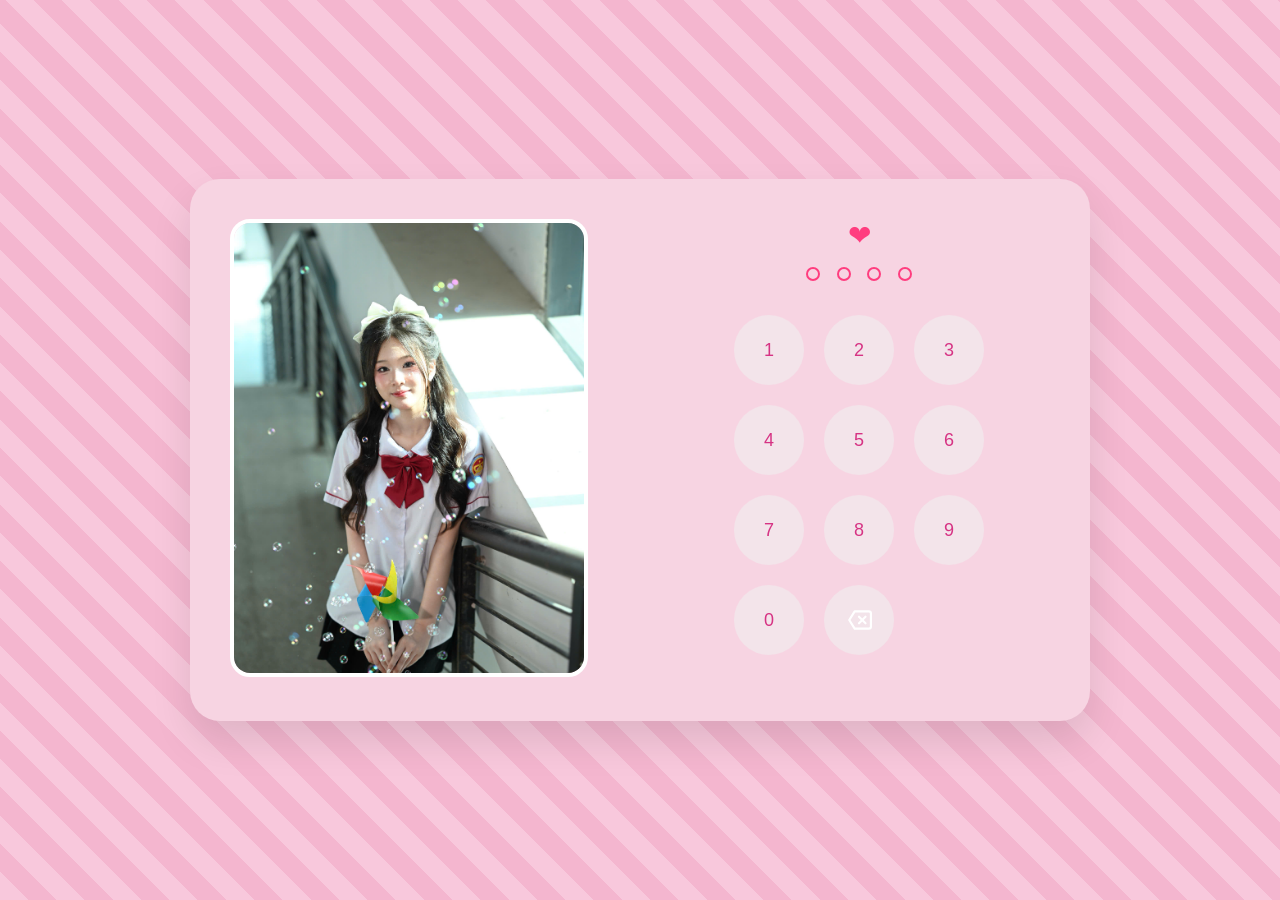
<file: index.html>
<!DOCTYPE html>
<html lang="vi">
<head>
<meta charset="UTF-8">
<meta name="viewport" content="width=device-width, initial-scale=1.0">
<title>Pink Lock</title>
<link rel="stylesheet" href="style.css">
</head>
<body>

<div class="container">

    <div class="card">

        <!-- Ảnh -->
        <div class="image-box">
            <img src="img/pic1_v1.jpg" alt="">
        </div>
        
        <p class="error-message"></p>
        <!-- Mật khẩu -->
        <div class="lock-box">
            <div class="heart">❤</div>

            <div class="dots">
                <span></span>
                <span></span>
                <span></span>
                <span></span>
            </div>
            

            <div class="keypad"></div>
        </div>

    </div>

</div>

<script src="script.js"></script>
</body>
</html>
</file>
<file: style.css>
body {
    margin: 0;
    height: 100vh;
    display: flex;
    justify-content: center;
    align-items: center;
    background: repeating-linear-gradient(
        45deg,
        #f8c8dc,
        #f8c8dc 20px,
        #f4b6cf 20px,
        #f4b6cf 40px
    );
    font-family: Arial, sans-serif;
}

.container {
    width: 900px;
}

.card {
    background: #f7d4e2;
    border-radius: 30px;
    padding: 40px;
    display: flex;
    gap: 40px;
    box-shadow: 0 20px 40px rgba(0,0,0,0.1);
}

/* Ảnh */
.image-box img {
    width: 350px;
    height: 450px;
    object-fit: cover;
    border-radius: 20px;
    border: 4px solid white;
}

/* Lock */
.lock-box {
    text-align: center;
    flex: 1;
}

.heart {
    font-size: 28px;
    color: #ff3d7f;
    margin-bottom: 10px;
}

.dots {
    margin: 15px 0 30px;
}

.dots span {
    width: 10px;
    height: 10px;
    border-radius: 50%;
    border: 2px solid #ff3d7f;
    display: inline-block;
    margin: 0 6px;
}

.dots span.filled {
    background: #ff3d7f;
}

.keypad {
    display: grid;
    grid-template-columns: repeat(3, 70px);
    gap: 20px;
    justify-content: center;
}

.key {
    width: 70px;
    height: 70px;
    border-radius: 50%;
    background: #f3e4ea;
    display: flex;
    justify-content: center;
    align-items: center;
    font-size: 18px;
    color: #d63384;
    cursor: pointer;
    transition: 0.2s;
}

.key:hover {
    background: #ffb3cc;
    transform: scale(1.1);
}

.key.active {
    background: #ff3d7f;
    color: white;
}

.error-text {
    font-family: 'Poppins', sans-serif;
    font-size: 18px;
    font-weight: 600;
    color: #ff2e63;
}

.shake {
    animation: shake 0.3s;
}

@keyframes shake {
    0% { transform: translateX(0); }
    25% { transform: translateX(-5px); }
    50% { transform: translateX(5px); }
    75% { transform: translateX(-5px); }
    100% { transform: translateX(0); }
}
</file>
